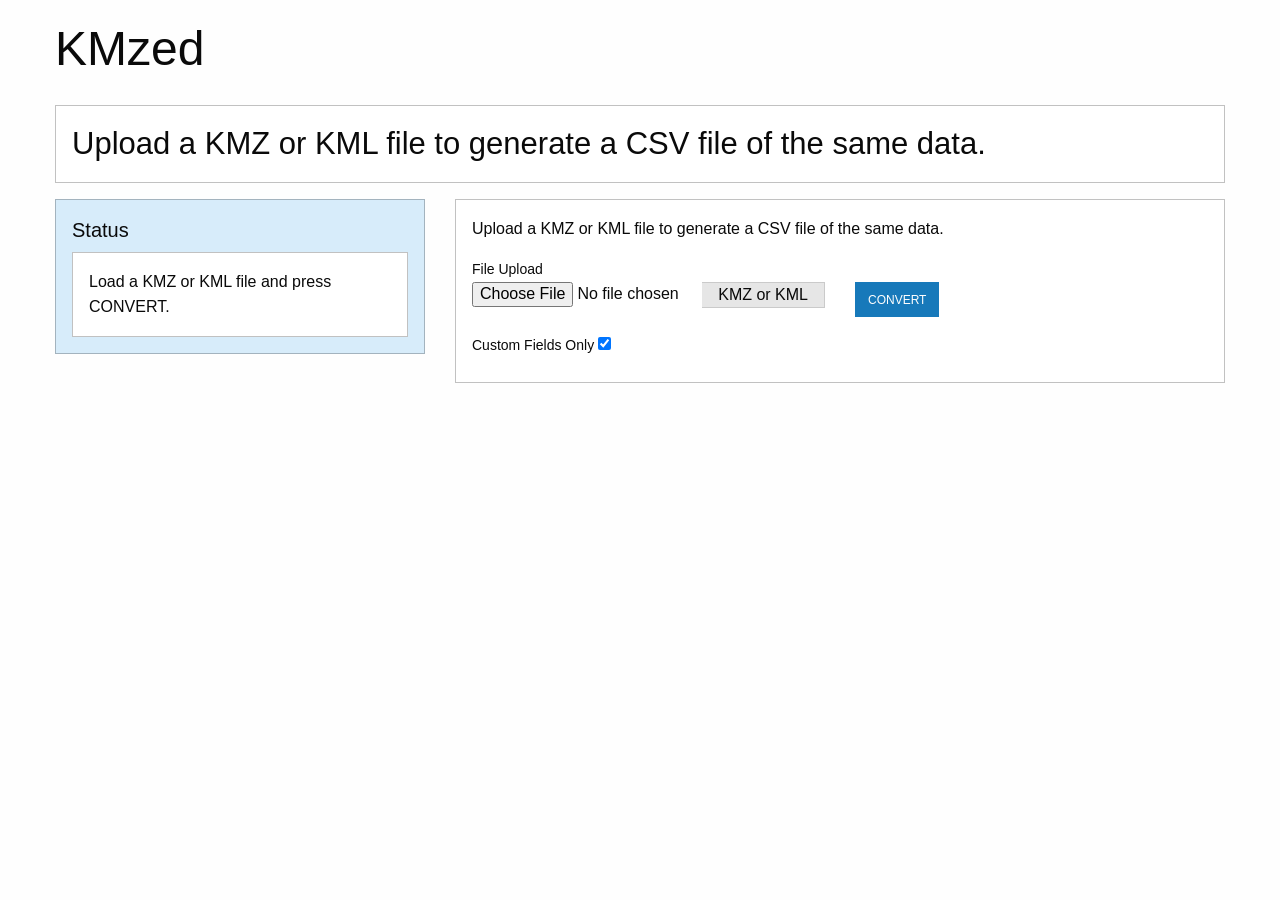
<file: kmzed/index.html>
<!doctype html>
<html class="no-js" lang="en" dir="ltr">
  <head>
    <meta charset="utf-8">
    <meta http-equiv="x-ua-compatible" content="ie=edge">
    <meta name="viewport" content="width=device-width, initial-scale=1.0">
    <title>KMzed</title>
    <link rel="stylesheet" href="css/foundation.css">
    <link rel="stylesheet" href="css/app.css">
  </head>
<body>

    <div class="grid-container">
      <div class="grid-x grid-padding-x grid-padding-y">
        <div class="large-12 cell">
          <h1>KMzed</h1>
        </div>
      </div>

      <div class="grid-x grid-padding-x">
        <div class="large-12 cell">
          <div class="callout">
            <h3>Upload a KMZ or KML file to generate a CSV file of the same data. </h3>
          </div>
        </div>
      </div>

      <div class="grid-x grid-padding-x">

        <div class="large-4 medium-4 small-12 cell">
          <div class="callout primary">
            <h5>Status</h5>
            <div class="callout">
              <p id="status">Load a KMZ or KML file and press CONVERT.</p></div>
          </div>
        </div>

        <div class="large-8 medium-8 small-12 cell">

          <div class="grid-x grid-padding-x">
            <div class="large-12 cell">
              <div class="callout">
                <p>Upload a KMZ or KML file to generate a CSV file of the same data.</p>

                <form>
                  <div class="grid-x grid-padding-x">

                      <div class="large-6 medium-6 small-12 cell">
                        <label>File Upload</label>
                        <div class="input-group">
                          <input type="file" accept=".kmz,.kml" class="input-group-field" />
                          <span class="input-group-label">KMZ or KML</span>
                        </div>
                      </div>

                      <div class="large-6 medium-6 small-12 cell">
                        <label>&nbsp;</label>
                        <a class="button small" id="convert_btn">CONVERT</a>
                      </div>

                      <div class="large-12 cell">
                        <label>Custom Fields Only
                          <input type="checkbox" id="custom_fields_only" value="custom_fields_only" checked />
                        </label>
                      </div>

                      <div class="large-12 cell" id="save_container">
                        <hr/>
                        <a class="button small" id="save_btn">SAVE CSV</a>
                      </div>
                    
                  </div>
                </form>

              </div>
            </div>
          </div>

        </div>
    </div>


    <script src="js/vendor/jquery.js"></script>
    <script src="js/vendor/what-input.js"></script>
    <script src="js/vendor/foundation.js"></script>
    <script src="js/jszip.js"></script>
    <script src="js/app.js?id=10"></script>
  </body>
</html>
</file>
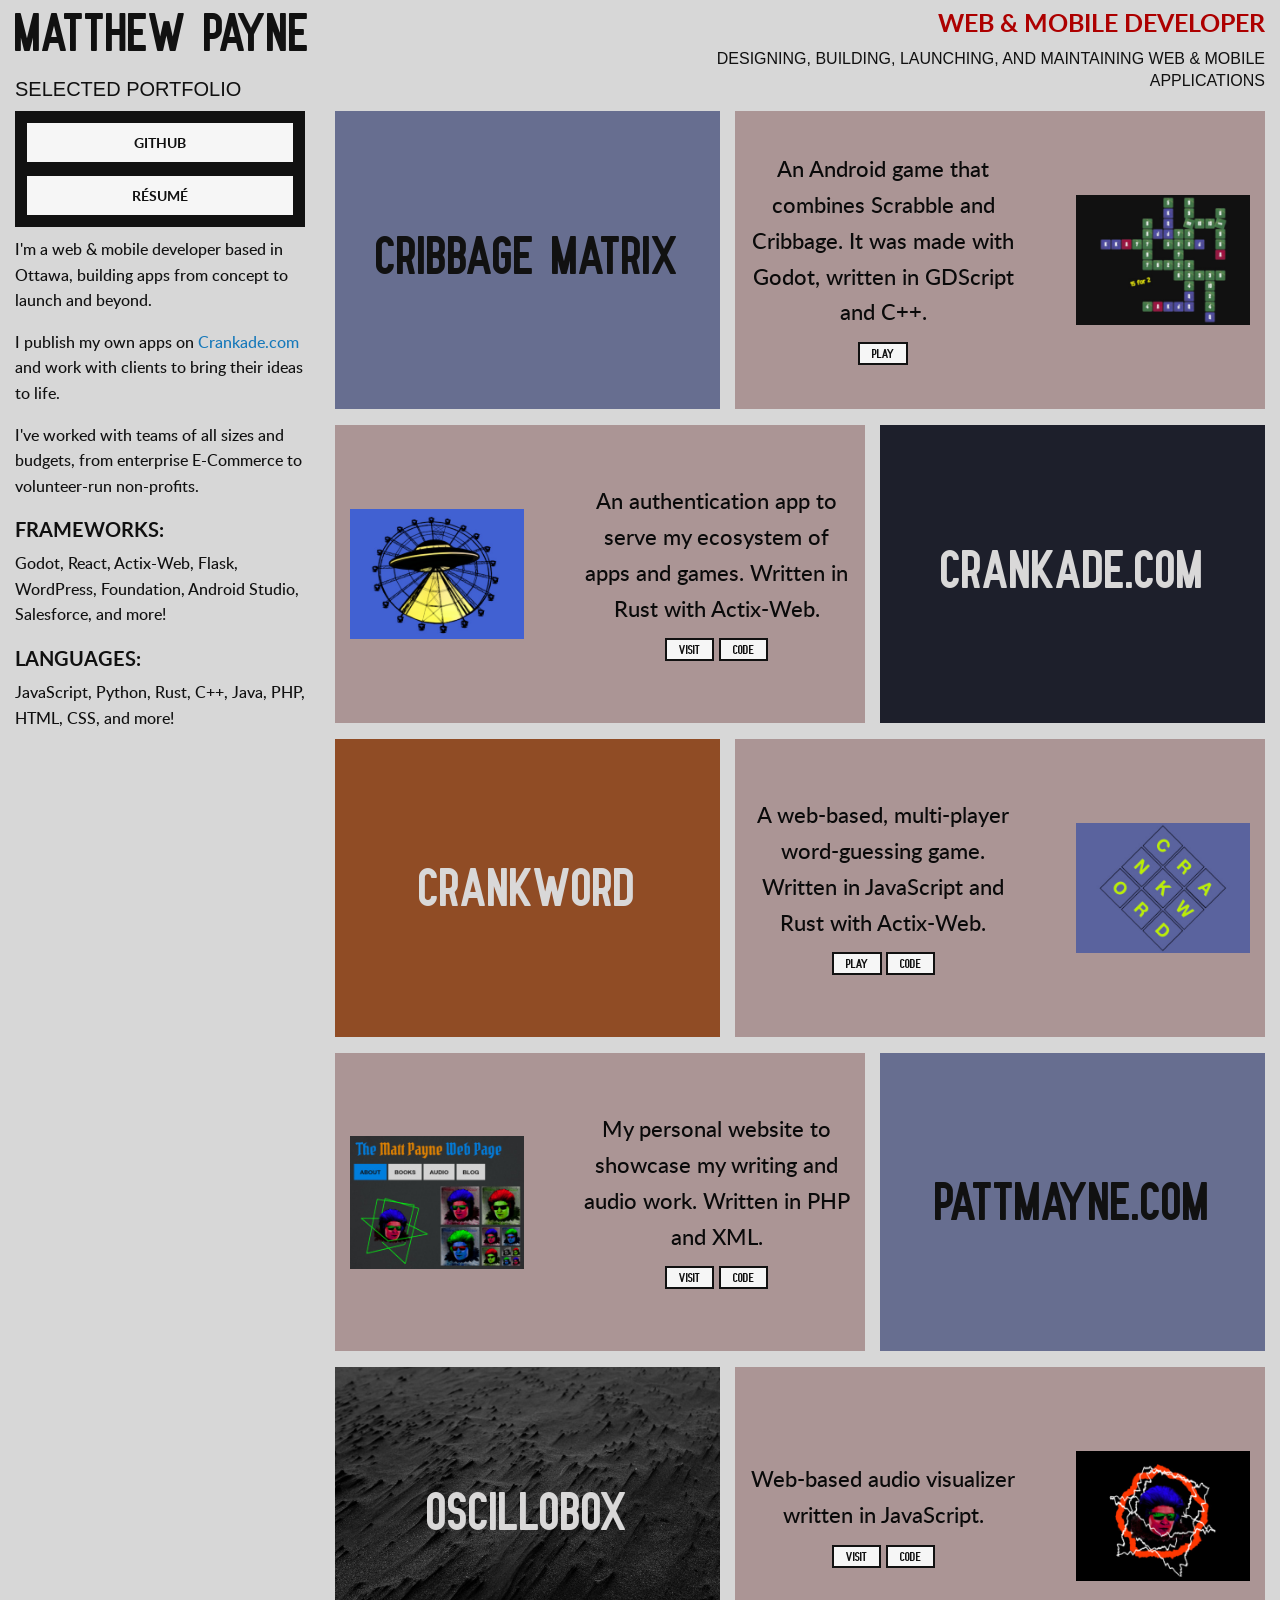
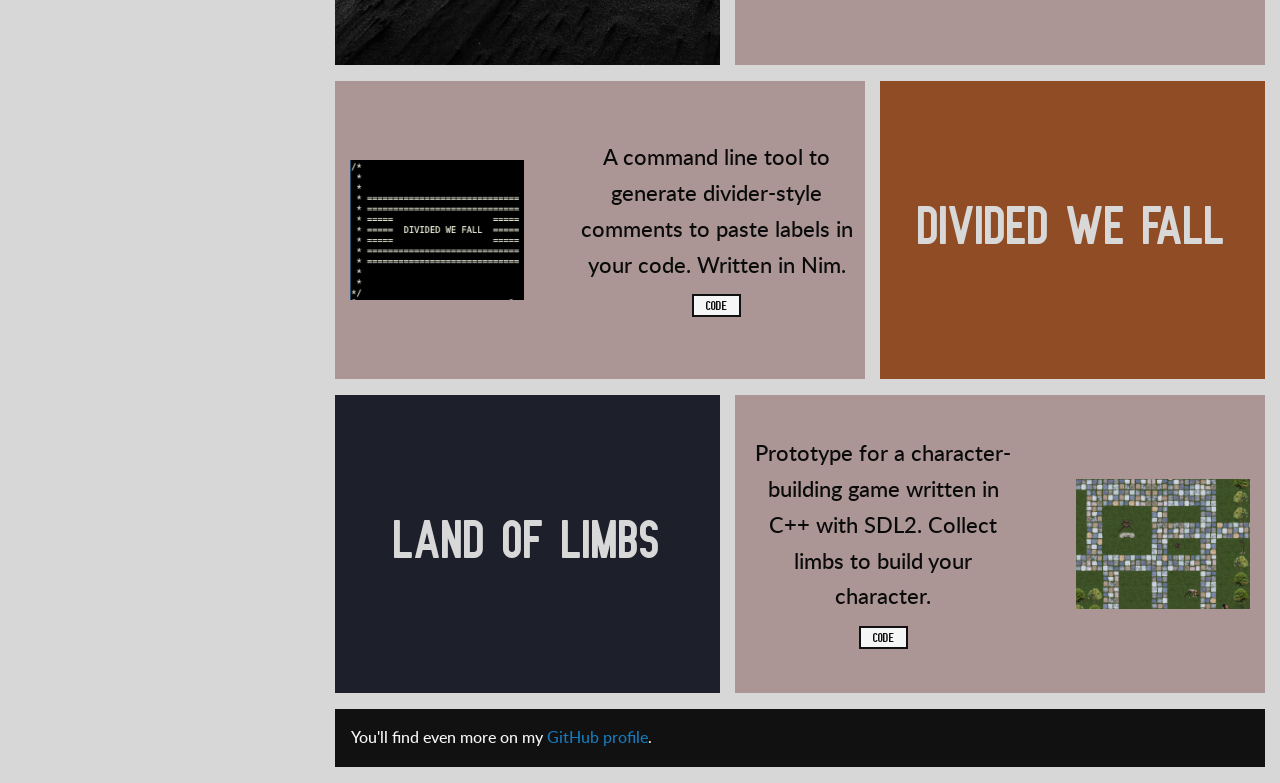
<file: portfolio/index.html>
<!doctype html>
<html class="no-js" lang="en" dir="ltr">

<head>
    <meta charset="utf-8">
    <meta http-equiv="x-ua-compatible" content="ie=edge">
    <meta name="viewport" content="width=device-width, initial-scale=1.0">
    <title>Matthew Payne: Portfolio</title>
    <link rel="stylesheet" href="css/foundation.css">
    <link rel="stylesheet" href="css/app.css?id=590">
    <link rel="icon" href="pic/guy_icon.png" type="image/x-icon" />
</head>

<body>
    <link rel="preload" as="image" href="pic/CyborgMountain_006.jpg">
    <link rel="preload" as="image" href="pic/duck.jpg">

    <!-- Universal -->
    <div class="grid-x grid-padding-x">
        <div class="large-6 cell title-cell">
            <h1>Matthew Payne</h1>
            <h5>SELECTED PORTFOLIO</h5>
        </div>

        <div class="large-6 cell subtitle-cell">
            <h4 class="red bold">WEB & MOBILE DEVELOPER</h4>
            <h6 class="show-for-small-only">Designing, Building, Launching, and Maintaining Web & Mobile Applications</h6>
            <h6 class="hide-for-small-only">DESIGNING, BUILDING, LAUNCHING, AND MAINTAINING WEB & MOBILE APPLICATIONS</h6>
        </div>

        <div class="large-3 medium-12 small-12 cell">
            <div class="left_panel">
                <a class="button panel_button" id="show_buy_button_left_button" target="_blank" href="https://github.com/PattMayne/" >GITHUB</a>
                <a class="button panel_button buy_button_left" target="_blank" href="https://github.com/PattMayne/" >GITHUB</a>
                <a class="button panel_button" target="_blank" href="./mattpayne_cv.pdf" >RÉSUMÉ</a>
            </div>

            <div class="grid-x grid-padding-x show-for-small-only">

                <div class="small-4 cell">
                    <div class="small_picture_panel" id="sm-robot-panel">&nbsp;</div>
                </div>

                <div class="small-4 cell">
                    <div class="small_picture_panel" id="sm-run-panel">&nbsp;</div>
                </div>

                <div class="small-4 cell">
                    <div class="small_picture_panel" id="sm-third-panel">&nbsp;</div>
                </div>

            </div>

            <p class="sideText">
                I'm a web & mobile developer based in Ottawa, building apps from concept to launch and beyond.
            </p>
            <span id="hide_first">
                <p class="sideText">
                    I publish my own apps on <a href="https://crankade.com" target="_blank">Crankade.com</a> and work with clients to bring their ideas to life.
                </p>

                <p class="sideText">
                    I've worked with teams of all sizes and budgets, from enterprise E-Commerce to volunteer-run non-profits.
                </p>

                <h5 class="bold sideText">FRAMEWORKS:</h5>
                <p class="sideText">
                    Godot, React, Actix-Web, Flask, WordPress, Foundation, Android Studio, Salesforce, and more!
                </p>

                <h5 class="bold sideText">LANGUAGES:</h5>
                <p class="sideText">
                    JavaScript, Python, Rust, <span class="nowrap">C++</span>, Java, PHP, HTML, CSS, and more!
                </p>
            </span>
            <a class="button" id="show-hide-button">MORE</a>
            
        </div>



        <!-- text/description here -->

        <div class="large-9 medium-12 small-12 cell flush_top">
            <div class="grid-x grid-padding-x flush_top"> <!-- NOTE TO THE AI: The cells within THIS div are all equal and I don't know why. -->


                <!-- TODO: Turn this into a PHP script and make a data structure (JSONs? XML?) which this reads to dynamically generate these tiles. -->
                

                <div class="large-5 medium-5 small-12 cell pcell_left">
                    <div class="picture_panel one_of_six hide-for-small-only" id="blue-panel">
                        <h1 class="item_title_big">CRIBBAGE MATRIX</h1>
                    </div>
                </div>

                <div class="large-7 medium-7 small-12 cell">
                    <div class="callout primary one_of_six">
                        <div class="grid-x grid-padding-x full_height">
                            <div class="large-7 medium-7 small-7 cell item_text_container">
                                <p class="item_text">
                                    An Android game that combines Scrabble and Cribbage. It was made with Godot, written in GDScript and <span class="nowrap">C++</span>.
                                </p>
                                <a class="button small" href="https://play.google.com/store/apps/details?id=com.crankade.cribbagematrix" target="_blank">PLAY</a>
                            </div>
                            <div class="large-5 medium-5 small-5 cell item_container_container">
                                <div class="item_container">
                                    <h3 class="item_title show-for-small-only">CRIBBAGE MATRIX</h3>
                                    <img src="pic/inner_cbmtrx.jpg" class="item_logo" />
                                </div>
                            </div>
                        </div>
                    </div>
                </div>
                
                <div class="large-7 medium-7 small-12 cell">
                    <div class="callout primary one_of_six">
                        <div class="grid-x grid-padding-x full_height">
                            <div class="large-5 medium-5 small-5 cell item_container_container">
                                <div class="item_container">
                                    <h3 class="item_title show-for-small-only">CRANKADE<wbr>.COM</h3>
                                    <img src="pic/inner_crankade.jpg" class="item_logo" />
                                </div>
                            </div>
                            <div class="large-7 medium-7 small-7 cell item_text_container">
                                <p class="item_text">
                                    An authentication app to serve my ecosystem of apps and games. Written in Rust with Actix-Web.
                                </p>
                                <span>
                                    <a class="button small" href="https://crankade.com" target="_blank">VISIT</a>
                                    <a class="button small" href="https://github.com/PattMayne/crankade" target="_blank">CODE</a>
                                </span>
                            </div>
                        </div>
                    </div>
                </div>

                <div class="large-5 medium-5 small-12 cell pcell_right">
                    <div class="one_of_six picture_panel hide-for-small-only" id="dark-blue-panel">
                        <h1 class="item_title_big white">CRANKADE<wbr>.COM</h1>
                    </div>
                </div>

                <div class="large-5 medium-5 small-12 cell pcell_left">
                    <div class="callout picture_panel one_of_six hide-for-small-only" id="orange-panel">
                        <h1 class="item_title_big white">CRANKWORD</h1>
                    </div>
                </div>

                <div class="large-7 medium-7 small-12 cell">
                    <div class="callout primary one_of_six">
                        <div class="grid-x grid-padding-x full_height">
                            <div class="large-7 medium-7 small-7 cell item_text_container">
                                <p class="item_text">
                                    A web-based, multi-player word-guessing game. Written in JavaScript and Rust with Actix-Web.
                                </p>
                                <span>
                                    <a class="button small" href="https://crankword.crankade.com/" target="_blank">PLAY</a>
                                    <a class="button small" href="https://github.com/PattMayne/crankade" target="_blank">CODE</a>
                                </span>
                            </div>
                            <div class="large-5 medium-5 small-5 cell item_container_container">
                                <div class="item_container">
                                    <h3 class="item_title show-for-small-only">CRANKWORD</h3>
                                    <img src="pic/inner_crankword.jpg" class="item_logo" />
                                </div>
                            </div>
                        </div>
                    </div>
                </div>


                <div class="large-6 medium-6 small-12 cell show-for-small-only mid_small_panel">
                    <div class="grid-x grid-padding-x show-for-small-only">
                        <div class="small-4 cell">
                            <div class="small_picture_panel" id="star-panel">&nbsp;</div>
                        </div>

                        <div class="small-4 cell">
                            <div class="small_picture_panel" id="city-panel">&nbsp;</div>
                        </div>

                        <div class="small-4 cell">
                            <div class="small_picture_panel" id="sand-panel">&nbsp;</div>
                        </div>
                    </div>
                </div>


                <div class="large-7 medium-7 small-12 cell">
                    <div class="callout primary one_of_six">
                        <div class="grid-x grid-padding-x full_height">
                            <div class="large-5 medium-5 small-5 cell item_container_container">
                                <div class="item_container">
                                    <h3 class="item_title show-for-small-only">PATTMAYNE<wbr>.COM</h3>
                                    <img src="pic/inner_pattmayne.jpg" class="item_logo" />
                                </div>
                            </div>
                            <div class="large-7 medium-7 small-7 cell item_text_container">
                                <p class="item_text">
                                    My personal website to showcase my writing and audio work. Written in PHP and XML.
                                </p>
                                <span>
                                    <a class="button small" href="https://pattmayne.com" target="_blank">VISIT</a>
                                    <a class="button small" href="https://github.com/PattMayne/7.0" target="_blank">CODE</a>
                                </span>
                            </div>
                        </div>
                    </div>
                </div>

                <div class="large-5 medium-5 small-12 cell pcell_right">
                    <div class="callout picture_panel one_of_six hide-for-small-only" id="blue-panel">
                        <h1 class="item_title_big black">PATTMAYNE<wbr>.COM</h1>
                    </div>
                </div>

                <div class="large-5 medium-5 small-12 cell pcell_left">
                    <div class="picture_panel one_of_six hide-for-small-only" id="sand-panel">
                        <h1 class="item_title_big white">OSCILLOBOX</h1>
                    </div>
                </div>

                <div class="large-7 medium-7 small-12 cell">
                    <div class="callout primary one_of_six">
                        <div class="grid-x grid-padding-x full_height">
                            <div class="large-7 medium-7 small-7 cell item_text_container">
                                <p class="item_text">
                                    Web-based audio visualizer written in JavaScript.
                                </p>
                                <span>
                                    <a class="button small" href="https://oscillobox.crankade.com/" target="_blank">VISIT</a>
                                    <a class="button small" href="https://github.com/PattMayne/oscilloscope_prison" target="_blank">CODE</a>
                                </span>
                            </div>
                            <div class="large-5 medium-5 small-5 cell item_container_container">
                                <div class="item_container">
                                    <h3 class="item_title show-for-small-only">OSCILLOBOX</h3>
                                    <img src="pic/inner_oscillo.jpg" class="item_logo" />
                                </div>
                            </div>
                        </div>
                    </div>
                </div>

                <div class="large-7 medium-7 small-12 cell">
                    <div class="callout primary one_of_six">
                        <div class="grid-x grid-padding-x full_height">
                            <div class="large-5 medium-5 small-5 cell item_container_container">
                                <div class="item_container">
                                    <h3 class="item_title show-for-small-only">DIVIDED WE FALL</h3>
                                    <img src="pic/inner_dwfall.jpg" class="item_logo" />
                                </div>
                            </div>
                            <div class="large-7 medium-7 small-7 cell item_text_container">
                                <p class="item_text">
                                    A command line tool to generate divider-style comments to paste labels in your code. Written in Nim.
                                </p>
                                <a class="button small" href="https://github.com/PattMayne/divided_we_fall" target="_blank">CODE</a>
                            </div>
                        </div>
                    </div>
                </div>

                <div class="large-5 medium-5 small-12 cell pcell_right">
                    <div class="picture_panel one_of_six hide-for-small-only" id="duck-panel">
                        <h1 class="item_title_big white">DIVIDED WE FALL</h1></div>
                </div>

                <div class="large-5 medium-5 small-12 cell pcell_left">
                    <div class="picture_panel one_of_six hide-for-small-only" id="city-panel">
                        <h1 class="item_title_big white">LAND OF LIMBS</h1></div>
                </div>

                <div class="large-7 medium-7 small-12 cell">
                    <div class="callout primary one_of_six">
                        <div class="grid-x grid-padding-x full_height">
                            <div class="large-7 medium-7 small-7 cell item_text_container">
                                <p class="item_text">
                                    Prototype for a character-building game written in <span class="nowrap"><span class="nowrap">C++</span></span> with SDL2. Collect limbs to build your character.
                                </p>
                                <a class="button small" href="https://github.com/PattMayne/land-of-limbs" target="_blank">CODE</a>
                            </div>
                            <div class="large-5 medium-5 small-5 cell item_container_container">
                                <div class="item_container">
                                    <h3 class="item_title show-for-small-only">LAND OF LIMBS</h3>
                                    <img src="pic/inner_lol.png" class="item_logo" />
                                </div>
                            </div>
                        </div>
                    </div>
                </div>

            </div>

            <div class="callout">
                <p>You'll find even more on my <a href="https://github.com/PattMayne" target="_blank">GitHub profile</a>.</p>
            </div>
        </div>

    </div>


    <script src="js/vendor/jquery.js"></script>
    <script src="js/vendor/what-input.js"></script>
    <script src="js/vendor/foundation.js"></script>
    <script src="js/app.js?id=5"></script>

    <script>
        $(document).foundation();
    </script>
</body>

</html>
</file>
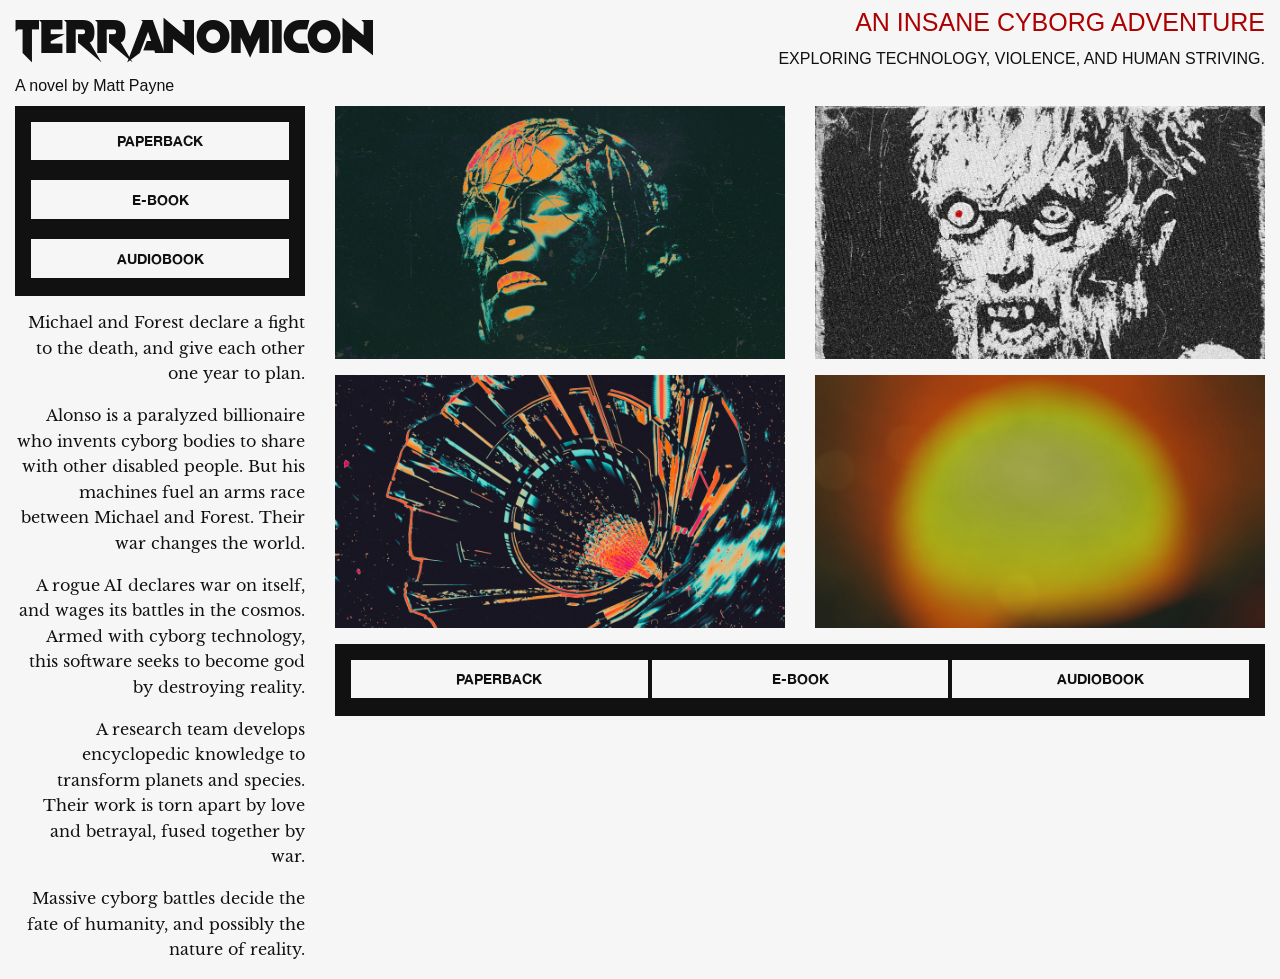
<file: terranomicon/index.html>
<!doctype html>
<html class="no-js" lang="en" dir="ltr">

<head>
    <meta charset="utf-8">
    <meta http-equiv="x-ua-compatible" content="ie=edge">
    <meta name="viewport" content="width=device-width, initial-scale=1.0">
    <title>TERRANOMICON</title>
    <link rel="stylesheet" href="css/foundation.css">
    <link rel="stylesheet" href="css/app.css">
    <link rel="icon" href="pic/robicon.png" type="image/x-icon" />
</head>

<body>

    <!-- Universal -->
    <div class="grid-x grid-padding-x">
        <div class="large-6 cell title-cell">
            <h1>TERRANOMICON</h1>
            <h6><a class="blackText" target="blank" href="https://pattmayne.com">A novel by Matt Payne</a></h6>
        </div>

        <div class="large-6 cell subtitle-cell">
            <h4 class="red">AN INSANE CYBORG ADVENTURE</h4>
            <h6>EXPLORING TECHNOLOGY, VIOLENCE, AND HUMAN STRIVING.</h6>
        </div>

        <div class="large-3 medium-12 small-12 cell">
            <div class="left_panel">
                <a class="button panel_button" id="show_buy_button_left_button" href="#" onclick="showBuyButtons()">
                    GET THE BOOK
                </a>
                <a class="button panel_button buy_button_left" href="#" data-open="paperbackModal">PAPERBACK</a>
                <a class="button panel_button buy_button_left" href="#" data-open="ebookModal">E-BOOK</a>
                <a class="button panel_button buy_button_left" href="#" data-open="audiobookModal">AUDIOBOOK</a>
            </div>

            <div class="grid-x grid-padding-x show-for-small-only">

                <div class="small-4 cell">
                    <div class="small_picture_panel" id="sm-robot-panel">&nbsp;</div>
                </div>

                <div class="small-4 cell">
                    <div class="small_picture_panel" id="sm-zombie-panel">&nbsp;</div>
                </div>

                <div class="small-4 cell">
                    <div class="small_picture_panel" id="sm-third-panel">&nbsp;</div>
                </div>

            </div>

            <p class="sideText">
                Michael and Forest declare a fight to the death, and give each other one year to plan.
            </p>
            <p class="sideText">
                Alonso is a paralyzed billionaire who invents cyborg bodies to share with other disabled people. But his
                machines fuel an arms race between Michael and Forest. Their war changes the world.
            </p>
            <p class="sideText hide-for-small-only">
                A rogue AI declares war on itself, and wages its battles in the cosmos. Armed with cyborg technology,
                this software seeks to become god by destroying reality.
            </p>

            <p class="sideText hide-for-small-only">
                A research team develops encyclopedic knowledge to transform planets and species. Their work is torn
                apart by love and betrayal, fused together by war.</p>
            <p class="sideText hide-for-small-only">
                Massive cyborg battles decide the fate of humanity, and possibly the nature of reality.</p>

        </div>



        <!-- text/description here -->

        <div class="large-9 medium-12 small-12 cell flush_top">
            <div class="grid-x grid-padding-x flush_top">

                <!-- first column -->
                <!-- This column should disappear on small,
                    but its first video should then appear in the second column-->
                <div class="large-6 medium-6 small-12 cell hide-for-small-only">

                    <div class="callout picture_panel one_of_six" id="robot-panel">&nbsp;</div>
                    <div class="picture_panel one_of_six" id="third-panel">&nbsp;</div>

                </div>

                <!-- second column -->
                <div class="large-6 medium-6 small-12 cell hide-for-small-only">

                    <div class=" picture_panel one_of_six hide-for-small-only" id="zombie-panel">&nbsp;</div>
                    <div class=" picture_panel one_of_six hide-for-small-only" id="run-panel">&nbsp;</div>

                </div>

                <div class="large-12 cell flush_top hide-for-small-only">
                    <div class="bottom_panel">
                        <a class="button panel_button buy_button_bottom" href="#" data-open="paperbackModal">
                            PAPERBACK
                        </a>
                        <a class="button panel_button buy_button_bottom" href="#" data-open="ebookModal">
                            E-BOOK
                        </a>
                        <a class="button panel_button buy_button_bottom" href="#" data-open="audiobookModal">
                            AUDIOBOOK
                        </a>
                    </div>

                </div>
            </div>
        </div>

    </div>

    <!-- Buy call-to-action moadals -->

    <div id="paperbackModal" class="reveal" data-reveal>
        <h2 id="modalTitle">PAPERBACK</h2>
        <div class="modal_cover_container">
            <img src="pic/terrapromocover.png" class="modal_cover_pb" />
        </div>

        <div class="grid-x grid-padding-x grid-padding-y">

            <div class="large-6 medium-6 small-6 cell">
                <a class="modal_button" href="https://www.amazon.ca/Terranomicon-Matt-Payne/dp/B0DJRKD9TN/ref=tmm_pap_swatch_0" target="new">
                    AMAZON (ca)</a>
            </div>

            <div class="large-6 medium-6 small-6 cell">
                <a class="modal_button" href="https://www.amazon.com/Terranomicon-Matt-Payne/dp/B0DJRKD9TN/ref=tmm_pap_swatch_0" target="new">
                    AMAZON (us)</a>
            </div>
        </div>


        <button class="close-button" data-close aria-label="Close modal" type="button">
            <span aria-hidden="true">&times;</span>
        </button>
    </div>

    <div id="ebookModal" aria-labelledby="ebook" aria-hidden="true" role="dialog" class="reveal" data-reveal>
        <button class="close-button" data-close aria-label="Close modal" type="button">
            <span aria-hidden="true">&times;</span>
        </button>
        <h2 id="modalTitle">EBOOK</h2>

        <div class="modal_cover_container">
            <img src="pic/terrapromocover.png" class="modal_cover_pb" />
        </div>

        <!-- button links out of town to buy the book -->


        <div class="grid-x grid-padding-x grid-padding-y">

            <div class="large-6 medium-6 small-6 cell">
                <a class="modal_button" href="https://www.kobo.com/ca/en/ebook/terranomicon" target="new">
                    KOBO</a>
            </div>
            <div class="large-6 medium-6 small-6 cell">
                <a class="modal_button" href="https://www.amazon.ca/Terranomicon-Matt-Payne-ebook/dp/B0DJLFDJTW/"
                    target="new">
                    AMAZON (ca)</a>
            </div>

            <div class="large-6 medium-6 small-6 cell">
                <a class="modal_button" href="https://www.amazon.com/Terranomicon-Matt-Payne-ebook/dp/B0DJLFDJTW/"
                    target="new">
                    AMAZON (us)</a>
            </div>
            <div class="large-6 medium-6 small-6 cell">
                <a class="modal_button" href="https://draft2digital.com/book/2322434" target="new">DRAFT2DIGITAL</a>
            </div>
            <div class="large-6 medium-6 small-6 cell">
                <a class="modal_button" href="https://books.apple.com/us/book/terranomicon/id6736672057"
                    target="new">APPLE BOOKS</a>
            </div>

        </div>
    </div>






    <div id="audiobookModal" aria-labelledby="Paperback" aria-hidden="true" role="dialog" class="reveal" data-reveal>
        <button class="close-button" data-close aria-label="Close modal" type="button">
            <span aria-hidden="true">&times;</span>
        </button>
        <h2 id="modalTitle">AUDIOBOOK</h2>

        <div class="modal_cover_container">
            <img src="pic/terraaudiocover.png" class="modal_cover_pb" />
        </div>

        <div class="grid-x grid-padding-x grid-padding-y">

            <div class="large-6 medium-6 small-6 cell">
                <a class="modal_button" href="https://books.apple.com/us/audiobook/terranomicon/id1773468269"
                    target="new">
                    APPLE BOOKS</a>
            </div>

            <div class="large-6 medium-6 small-6 cell">
                <a class="modal_button" href="https://pattmayne.bandcamp.com/album/terranomicon-audiobook" target="new">
                    BANDCAMP</a>
            </div>

            <div class="large-6 medium-6 small-6 cell">
                <a class="modal_button" href="https://libro.fm/audiobooks/9798882392931" target="new">
                    LIBRO.fm</a>
            </div>


            <div class="large-6 medium-6 small-6 cell">
                <a class="modal_button" href="https://www.amazon.com/Audible-Terranomicon/dp/B0DKGCW71F/" target="new">
                    AMAZON (us)</a>
            </div>
            <div class="large-6 medium-6 small-6 cell">
                <a class="modal_button" href="https://www.amazon.ca/Audible-Terranomicon/dp/B0DKGC5TMG/" target="new">
                    AMAZON (ca)</a>
            </div>

        </div>
    </div>



    <script src="js/vendor/jquery.js"></script>
    <script src="js/vendor/what-input.js"></script>
    <script src="js/vendor/foundation.js"></script>
    <script src="js/app.js"></script>

    <script>
        $(document).foundation();
    </script>
</body>

</html>
</file>
<file: kmzed/css/app.css>
#save_container {
    display: none;
}
</file>
<file: portfolio/css/app.css>
/*     Fonts     */

@font-face {
    font-family: alte;
    src: url(../fonts/alte-haas-grotesk.regular.ttf);
}

@font-face {
    font-family: alte-bold;
    src: url(../fonts/alte-haas-grotesk.bold.ttf);
}


@font-face {
    font-family: lato-bold;
    src: url(../fonts/lato-bold.woff2);
}

@font-face {
    font-family: lato-med;
    src: url(../fonts/lato-med.woff2);
}


@font-face {
    font-family: lato-med;
    src: url(../fonts/lato-med.woff2);
}


@font-face {
    font-family: nue-gothic-round;
    src: url(../fonts/nue-gothic-round.ttf);
}


/*      element overrides    */

body {
    background-color: #d7d7d7;
    color: #111111;
}

h1,
h2,
h3 {
    font-family: nue-gothic-round;
}

.bold {
    font-family: lato-bold;
}

p {
    font-family: lato-med;
}


/*     Foundation overrides     */


.button,
.primary.button {
    font-family: nue-gothic-round;
    background-color: #f6f6f6;
    color: #111111;
    border: 2px solid #111111;
}

.button.small {
    padding-top: 4px;
    padding-bottom: 3px;

    @media (min-width: 1550px) {
        font-size: 1.15rem;
        padding-bottom: 4px;
    }

    @media (min-width: 1920px) {
        font-size: 1.3rem;
        padding-bottom: 4px;
    }
}

.button:hover,
.button:focus,
.primary.button:hover {
    background-color: #111111;
    color: #f6f6f6;
}



.callout.button {
    background-color: #f6f6f6;
    color: #111111;
}

.callout.button:hover {
    background-color: #f6f6f6;
    color: #111111;
}




.callout {
    background-color: #111111;
    color: #f6f6f6;
    border: none;
}

.primary {
    background-color: #ab9595!important;
    color: #111111;
}

.reveal {
    border: 2px solid #111111;
    background-color: #e6e6e6;
}


/*     Custom classes (general usage)    */


.flush {
    padding: 0px !important;
    margin: 0px !important;
}

.flush_top {
    margin-top: 0px;
    padding-top: 0px;
}

.blackText {
    color: #111111;
}

.red {
    color: #ad0000;
}

.align_right {
    text-align: right;
}


/*     Custom classes (specific components)   */
.one_of_six {
    padding: 0px;
    margin: 0px 0px 16px 0px;
    width: 100%;
}

.white {
    color: #d9d8d8;
}

.blue {
    color: #676e90;
}

.black {
    color: #111111;
}

.picture_panel {
    background-image: url(../pic/robot.jpg);
    background-repeat: no-repeat;
    background-attachment: cover;
    background-position: center;
    background-size: cover;
    height: calc(100% - 16px) !important;
    width: 100%;
    margin: 0px;
    padding: 10px;
    background-color: #881919;

    display: flex;
    align-items: center;
    justify-content: center;
    flex-direction: column;
}

.small_picture_panel {
    background-image: url(../pic/robot.jpg);
    background-repeat: no-repeat;
    background-attachment: cover;
    background-position: top;
    background-size: cover;
    margin: 0px;
    padding: 0px;
}


.video_frame {
    margin: none;
    padding: none;
    border: none;

}



.subtitle-cell {
    text-justify: right;
    text-align: right;
    padding-top: 5px;
}



.panel_button {
    flex: 100%;
    font-family: lato-bold;
    margin-bottom: 10px;

    @media (max-width: 1023px) {
        flex: 30%;
    }
}


.left_panel {
    width: 100%;
    display: flex;
    flex-direction: column;

    background-color: #111111;
    color: #f6f6f6;
    border: none;
    margin-bottom: 10px;

    padding: 10px 10px 0px 10px;

    @media (min-width: 450px) and (max-width: 1023px) {
        flex-direction: row;
    }
}

.bottom_panel {
    width: 100%;
    display: flex;
    flex-direction: row;

    background-color: #111111;
    color: #f6f6f6;
    border: none;
    margin: 0px 0px 10px 0px;
    padding: 10px 10px 0px 10px;

    @media (max-width: 450px) {
        flex-direction: column;
    }
}

.buy_button_bottom {
    font-family: lato-bold;
    flex: 30%;
    margin: none;

    @media (max-width: 450px) {
        flex: 100%;
    }
}

.sideText {
    text-align: left;
    @media (min-width: 1550px) {
        font-size: 1.1rem;
    }

    @media (min-width: 1920px) {
        font-size: 1.4rem;
    }
}


.item_img {
    width: 50%;
    height: auto;
}


.full_width {
    width: 100%;
}

.full_height {
    height: 100%;
}

.item_container_container {
    display: flex;
    align-items: center;
    justify-content: center;
    flex-direction: column;
    height: 100%;
}

.item_text_container{
    display: flex;
    align-items: center;
    justify-content: center;
    flex-direction: column;
    height: 100%;
}


.item_container {
    height: auto;
    width: 100%!important;
    padding: 5px;
    display: flex;
    align-items: center;
    flex-direction: column;
    justify-content: center;
    margin: auto;
}


.item_details_container {
    width: 100%;
    height: auto;
    padding: 5px;
}



.item_text{
    font-size: 1rem;
    margin: 12px;
    text-align: center;

    @media (min-width: 1120px) {
        font-size: 1.4rem;
    }

    @media (min-width: 1550px) {
        font-size: 1.5rem;
    }

    @media (min-width: 1920px) {
        margin: 14px;
        font-size: 1.6rem;
    }


    @media (max-width: 640px) {
        font-size: 1.2rem;
    }


    @media (max-width: 460px) {
        font-size: 1.0rem;
    }
}

.item_logo {
    width: 90%;
}

.item_title {
    font-size: clamp(1.3rem, 3cqw, 2rem);
    text-align: center;
}

.item_title_big {
    text-align: center;
    @media (min-width: 1550px) {
        font-size: 3.7rem;
    }

    @media (min-width: 1920px) {
        font-size: 5rem;
    }
}

.pcell_left {
    margin-right: 0px!important;
    padding-right: 0px!important;
}

.pcell_right {
    margin-left: 0px!important;
    padding-left: 0px!important;
}

.nowrap {
    white-space: nowrap;
}

/* Inside the modals */


.modal_cover_container {
    width: 100%;
    text-align: center;
    margin-bottom: 14px;
}

.modal_cover_pb {
    height: 250px;
}

.modal_button {
    display: inline-block;
    width: 100%;
    background-color: #111111;
    color: #f6f6f6;
    text-align: center;
    font-family: lato-bold;
    padding: 7px 7px 9px 7px;
}

.modal_button:hover,
.modal_button:focus {
    background-color: #f6f6f6;
    color: #111111;
}

.mid_small_panel {
    margin-bottom: 16px;
}

/* .cell {
    border: 1px dotted blue;
} */


/*   IDs   */



#show-hide-button {
    padding: 5px;
    display: none;
    @media (max-width: 1020px) {
        display: inline-block;
    }
}

#robot-panel {
    background-image: url(../pic/robot.jpg);
    background-position: center top;
}

#clouds-panel {
    background-image: url(../pic/clouds.jpg);
    background-position: center top;
}

#sand-panel {
    background-image: url(../pic/sand.jpg);
    background-position: center top;
}


#star-panel {
    background-image: url(../pic/stars.jpg);
    background-position: center top;
}

#blue-panel {
    background-color: #676e90;
    background-image: none;
}

#dark-blue-panel {
    background-color: #1d1f2b;
    background-image: none;
}

#blue-panel {
    background-color: #676e90;
    background-image: none;
}


#orange-panel {
    background-color: #904c25;
    background-image: none;
}


#field-panel {
    background-image: url(../pic/field.jpg);
    background-position: center;
}

#duck-panel {
    background-color: #904c25;
    background-image: none;
}

#duck-panel:hover {
    background-image: url(../pic/duck.jpg);
    background-position: center;
}


#zombie-panel {
    background-image: url(../pic/zombie.jpg);
    background-position: center top;
}

#run-panel {
    background-image: url(../pic/run.jpg);
    background-position: center top;
}

#third-panel {
    background-image: url(../pic/spacething.jpg);
    background-position: center;
}

#city-panel {
    background-color: #1d1f2b;
    background-image: none;
}

#city-panel:hover {
    background-image: url(../pic/CyborgMountain_006.jpg);
    background-position: center;
}

#city-panel:hover h1 {
    color: red;
    text-shadow: 2px 2px white;
}


#sm-robot-panel {
    background-image: url(../pic/robot.jpg);
    background-position: center top;
}

#sm-run-panel {
    background-image: url(../pic/run.jpg);
    background-position: center top;
}

#sm-zombie-panel {
    background-image: url(../pic/zombie.jpg);
    background-position: center top;
}

#sm-third-panel {
    background-image: url(../pic/spacething.jpg);
    background-position: center;
}



#lg-city-panel {
    background-image: url(../pic/CyborgMountain_006.jpg);
    margin-top: 15px;
}


#buy_label {
    font-family: lato-bold;
    width: 100%;
    text-align: center;
    color: #16c219;
    margin-top: 0px;
    padding-top: 0px;

    @media (min-width: 450px) and (max-width: 1023px) {
        display: none;
    }
}

.lcell {
    background-color: #a42e2e;
}
</file>
<file: terranomicon/css/app.css>
/*     Fonts     */

@font-face {
    font-family: alte;
    src: url(../fonts/alte-haas-grotesk.regular.ttf);
}

@font-face {
    font-family: alte-bold;
    src: url(../fonts/alte-haas-grotesk.bold.ttf);
}

@font-face {
    font-family: vampire-wars;
    src: url(../fonts/VampireWars.ttf);
}

@font-face {
    font-family: baskerville;
    src: url(../fonts/LibreBaskerville-Regular.otf);
}


/*      element overrides    */

body {
    background-color: #f6f6f6;
    color: #111111;
}

h1,
h2,
h3 {
    font-family: vampire-wars;
}

p {
    font-family: baskerville;
}


/*     Foundation overrides     */


.button,
.primary.button {
    font-family: vampire-wars;
    background-color: #f6f6f6;
    color: #111111;
    border: 2px solid #111111;
}

.button:hover,
.button:focus,
.primary.button:hover {
    background-color: #111111;
    color: #f6f6f6;
}



.callout.button {
    background-color: #f6f6f6;
    color: #111111;
}

.callout.button:hover {
    background-color: #f6f6f6;
    color: #111111;
}




.callout {
    background-color: #111111;
    color: #f6f6f6;
    border: none;
}

.primary {
    background-color: #f6f6f6;
    color: #111111;
}

.reveal {
    border: 2px solid #111111;
    background-color: #e6e6e6;
}


/*     Custom classes (general usage)    */


.flush {
    padding: 0px !important;
    margin: 0px !important;
}

.flush_top {
    margin-top: 0px;
    padding-top: 0px;
}

.blackText {
    color: #111111;
}

.red {
    color: #ad0000;
}

.align_right {
    text-align: right;
}


/*     Custom classes (specific components)   */


.picture_panel {
    background-image: url(../pic/robot.jpg);
    background-repeat: no-repeat;
    background-attachment: cover;
    background-position: center;
    background-size: cover;
    /* height: 100%; */
    margin: 0px;
    padding: 0px;
}

.small_picture_panel {
    background-image: url(../pic/robot.jpg);
    background-repeat: no-repeat;
    background-attachment: cover;
    background-position: top;
    background-size: cover;
    margin: 0px;
    padding: 0px;
}


.video_frame {
    margin: none;
    padding: none;
    border: none;

}

.one_of_six {
    padding: 0px;
    margin: 0px 0px 16px 0px;
    width: 100%;

}


.subtitle-cell {
    text-justify: right;
    text-align: right;
    padding-top: 5px;
}



.panel_button {
    flex: 100%;
    font-family: alte-bold;

    @media (max-width: 1023px) {
        flex: 30%;
    }
}


.left_panel {
    width: 100%;
    display: flex;
    flex-direction: column;

    background-color: #111111;
    color: #f6f6f6;
    border: none;
    margin-bottom: 14px;

    padding: 14px 14px 0px 14px;

    @media (min-width: 450px) and (max-width: 1023px) {
        flex-direction: row;
    }
}

.bottom_panel {
    width: 100%;
    display: flex;
    flex-direction: row;

    background-color: #111111;
    color: #f6f6f6;
    border: none;
    margin: 0px 0px 10px 0px;
    padding: 14px 14px 0px 14px;

    @media (max-width: 450px) {
        flex-direction: column;
    }
}

.buy_button_bottom {
    font-family: alte-bold;
    flex: 30%;
    margin: none;

    @media (max-width: 450px) {
        flex: 100%;
    }
}

.sideText {
    text-align: right;
}


/* Inside the modals */


.modal_cover_container {
    width: 100%;
    text-align: center;
    margin-bottom: 14px;
}

.modal_cover_pb {
    height: 250px;
}

.modal_button {
    display: inline-block;
    width: 100%;
    background-color: #111111;
    color: #f6f6f6;
    text-align: center;
    font-family: alte-bold;
    padding: 7px 7px 9px 7px;
}

.modal_button:hover,
.modal_button:focus {
    background-color: #f6f6f6;
    color: #111111;
}



/* .cell {
    border: 1px dotted blue;
} */


/*   IDs   */



#robot-panel {
    background-image: url(../pic/robot.jpg);
    background-position: center top;
}

#zombie-panel {
    background-image: url(../pic/zombie.jpg);
    background-position: center top;
}

#run-panel {
    background-image: url(../pic/run.jpg);
    background-position: center top;
}

#third-panel {
    background-image: url(../pic/spacething.jpg);
    background-position: center;
}

#city-panel {
    background-image: url(../pic/CyborgMountain_006.jpg);
}

#sm-robot-panel {
    background-image: url(../pic/robot.jpg);
    background-position: center top;
}

#sm-zombie-panel {
    background-image: url(../pic/zombie.jpg);
    background-position: center top;
}

#sm-third-panel {
    background-image: url(../pic/spacething.jpg);
    background-position: center;
}

#lg-city-panel {
    background-image: url(../pic/CyborgMountain_006.jpg);
    margin-top: 15px;
}


#buy_label {
    font-family: vampire-wars;
    width: 100%;
    text-align: center;
    color: #16c219;
    margin-top: 0px;
    padding-top: 0px;

    @media (min-width: 450px) and (max-width: 1023px) {
        display: none;
    }
}
</file>
